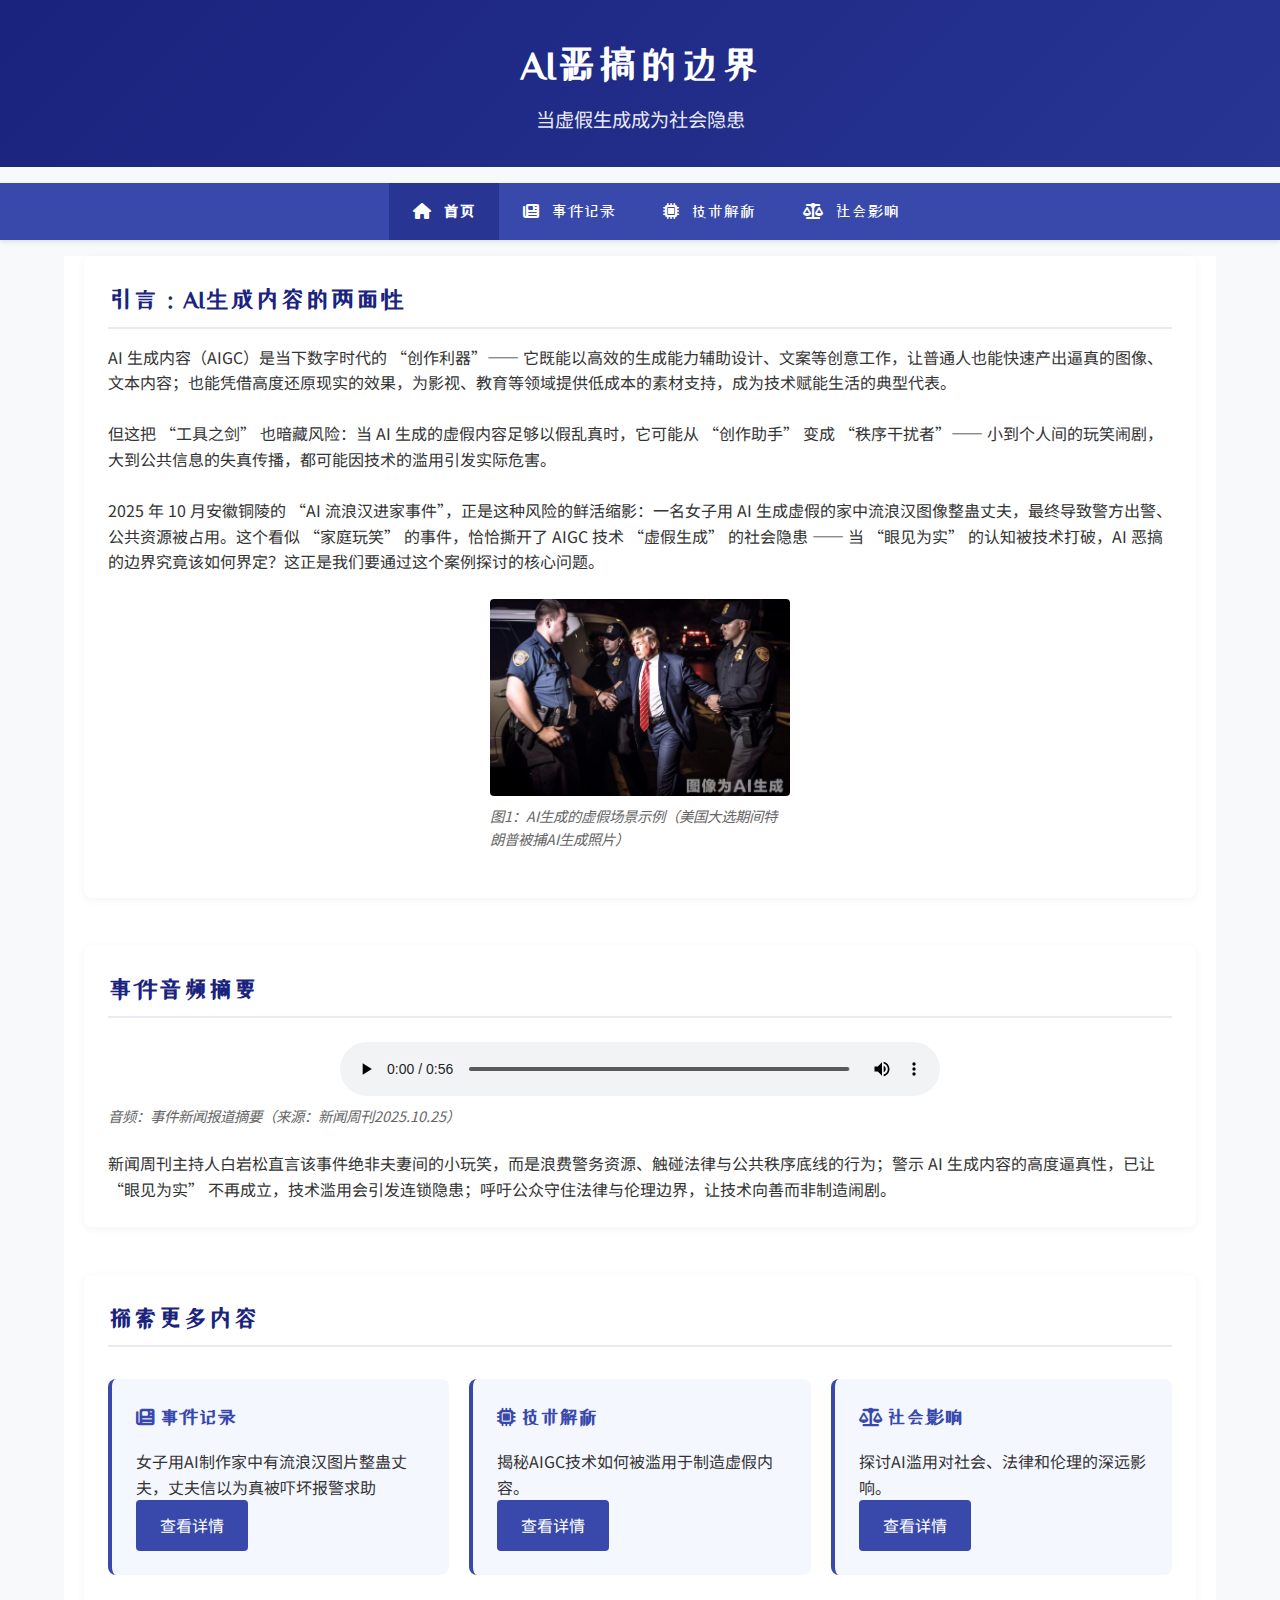
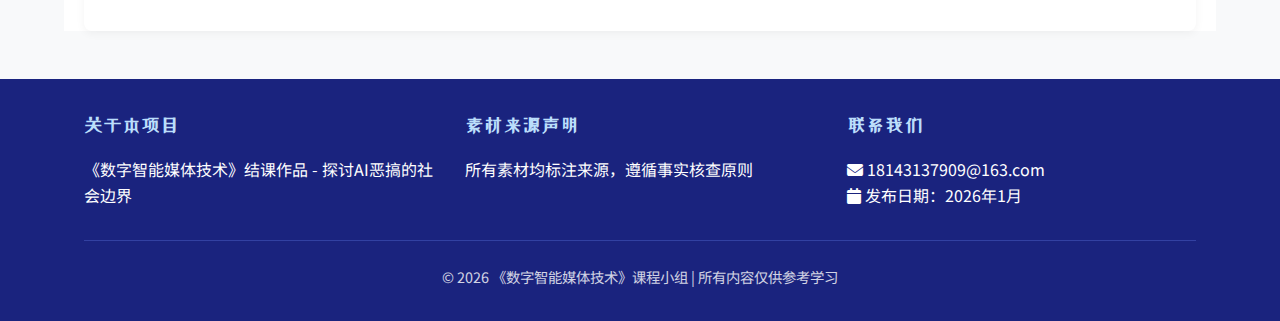
<file: index.html>
<!DOCTYPE html>
<html lang="zh-CN">
<head>
    <meta charset="UTF-8">
    <meta name="viewport" content="width=device-width, initial-scale=1.0">
    <meta name="description" content="探讨AIGC技术滥用边界，关注AI恶搞的社会影响与伦理问题">
    <meta name="keywords" content="AIGC,AI恶搞,数字伦理,虚假信息,人工智能">
    <meta name="author" content="《数字智能媒体技术》课程小组">
    <title>AI恶搞的边界 | 首页</title>
    <link rel="stylesheet" href="css/style.css">
    <!-- 引入Google Fonts特殊字体 -->
    <link href="https://fonts.googleapis.com/css2?family=ZCOOL+XiaoWei&family=Noto+Sans+SC:wght@300;400;700&display=swap" rel="stylesheet">
    <!-- 引入Font Awesome CDN图标 -->
    <link rel="stylesheet" href="https://cdnjs.cloudflare.com/ajax/libs/font-awesome/6.4.0/css/all.min.css">
</head>
<body>
    <!-- 页面头部 -->
    <header>
        <div class="container">
            <h1>AI恶搞的边界</h1>
            <p class="subtitle">当虚假生成成为社会隐患</p>
        </div>
    </header>

    <!-- 导航栏 -->
    <nav>
        <div class="container">
            <ul class="nav-menu">
                <li><a href="index.html" class="active"><i class="fas fa-home"></i> 首页</a></li>
                <li><a href="event.html"><i class="fas fa-newspaper"></i> 事件记录</a></li>
                <li><a href="tech.html"><i class="fas fa-microchip"></i> 技术解析</a></li>
                <li><a href="impact.html"><i class="fas fa-balance-scale"></i> 社会影响</a></li>
            </ul>
        </div>
    </nav>

    <!-- 主要内容区域 -->
    <main class="container">
        <!-- 引言部分 -->
        <section class="intro">
            <h2>引言：AI生成内容的两面性</h2>
            <p>AI 生成内容（AIGC）是当下数字时代的 “创作利器”—— 它既能以高效的生成能力辅助设计、文案等创意工作，让普通人也能快速产出逼真的图像、文本内容；也能凭借高度还原现实的效果，为影视、教育等领域提供低成本的素材支持，成为技术赋能生活的典型代表。</p>
            <br>
            <p>但这把 “工具之剑” 也暗藏风险：当 AI 生成的虚假内容足够以假乱真时，它可能从 “创作助手” 变成 “秩序干扰者”—— 小到个人间的玩笑闹剧，大到公共信息的失真传播，都可能因技术的滥用引发实际危害。</p>
            <br>
            <p>2025 年 10 月安徽铜陵的 “AI 流浪汉进家事件”，正是这种风险的鲜活缩影：一名女子用 AI 生成虚假的家中流浪汉图像整蛊丈夫，最终导致警方出警、公共资源被占用。这个看似 “家庭玩笑” 的事件，恰恰撕开了 AIGC 技术 “虚假生成” 的社会隐患 —— 当 “眼见为实” 的认知被技术打破，AI 恶搞的边界究竟该如何界定？这正是我们要通过这个案例探讨的核心问题。</p>
            
            <!-- 首页图片展示区 -->
            <div class="image-gallery">
                <div class="image-item">
                    <!-- 这里插入多媒体素材：首页主图（AI生成图像示例） -->
                    <img src="images/5.png" alt="AI生成图像示例" class="responsive-img">
                    <p class="caption">图1：AI生成的虚假场景示例（美国大选期间特朗普被捕AI生成照片）</p>
                </div>
            </div>
        </section>

        <!-- 音频摘要 -->
        <section class="audio-summary">
            <h2>事件音频摘要</h2>
            <div class="audio-player">
                <!-- 这里插入多媒体素材：事件音频摘要 -->
                <audio controls>
                    <source src="audio/baiys.mp3" type="audio/mpeg">
                    您的浏览器不支持音频播放。
                </audio>
                <p class="caption">音频：事件新闻报道摘要（来源：新闻周刊2025.10.25）</p>
            </div>
            <p>新闻周刊主持人白岩松直言该事件绝非夫妻间的小玩笑，而是浪费警务资源、触碰法律与公共秩序底线的行为；警示 AI 生成内容的高度逼真性，已让 “眼见为实” 不再成立，技术滥用会引发连锁隐患；呼吁公众守住法律与伦理边界，让技术向善而非制造闹剧。</p>
        </section>

        <!-- 快速导航 -->
        <section class="quick-nav">
            <h2>探索更多内容</h2>
            <div class="card-container">
                <div class="card">
                    <h3><i class="fas fa-newspaper"></i> 事件记录</h3>
                    <p>女子用AI制作家中有流浪汉图片整蛊丈夫，丈夫信以为真被吓坏报警求助</p>
                    <a href="event.html" class="btn">查看详情</a>
                </div>
                <div class="card">
                    <h3><i class="fas fa-microchip"></i> 技术解析</h3>
                    <p>揭秘AIGC技术如何被滥用于制造虚假内容。</p>
                    <a href="tech.html" class="btn">查看详情</a>
                </div>
                <div class="card">
                    <h3><i class="fas fa-balance-scale"></i> 社会影响</h3>
                    <p>探讨AI滥用对社会、法律和伦理的深远影响。</p>
                    <a href="impact.html" class="btn">查看详情</a>
                </div>
            </div>
        </section>
    </main>

    <!-- 页脚 -->
    <footer>
        <div class="container">
            <div class="footer-content">
                <div class="footer-section">
                    <h3>关于本项目</h3>
                    <p>《数字智能媒体技术》结课作品 - 探讨AI恶搞的社会边界</p>
                </div>
                <div class="footer-section">
                    <h3>素材来源声明</h3>
                    <p>所有素材均标注来源，遵循事实核查原则</p>
                </div>
                <div class="footer-section">
                    <h3>联系我们</h3>
                    <p><i class="fas fa-envelope"></i> 18143137909@163.com</p>
                    <p><i class="fas fa-calendar"></i> 发布日期：2026年1月</p>
                </div>
            </div>
            <div class="copyright">
                <p>© 2026 《数字智能媒体技术》课程小组 | 所有内容仅供参考学习</p>
            </div>
        </div>
    </footer>
</body>
</html>
</file>
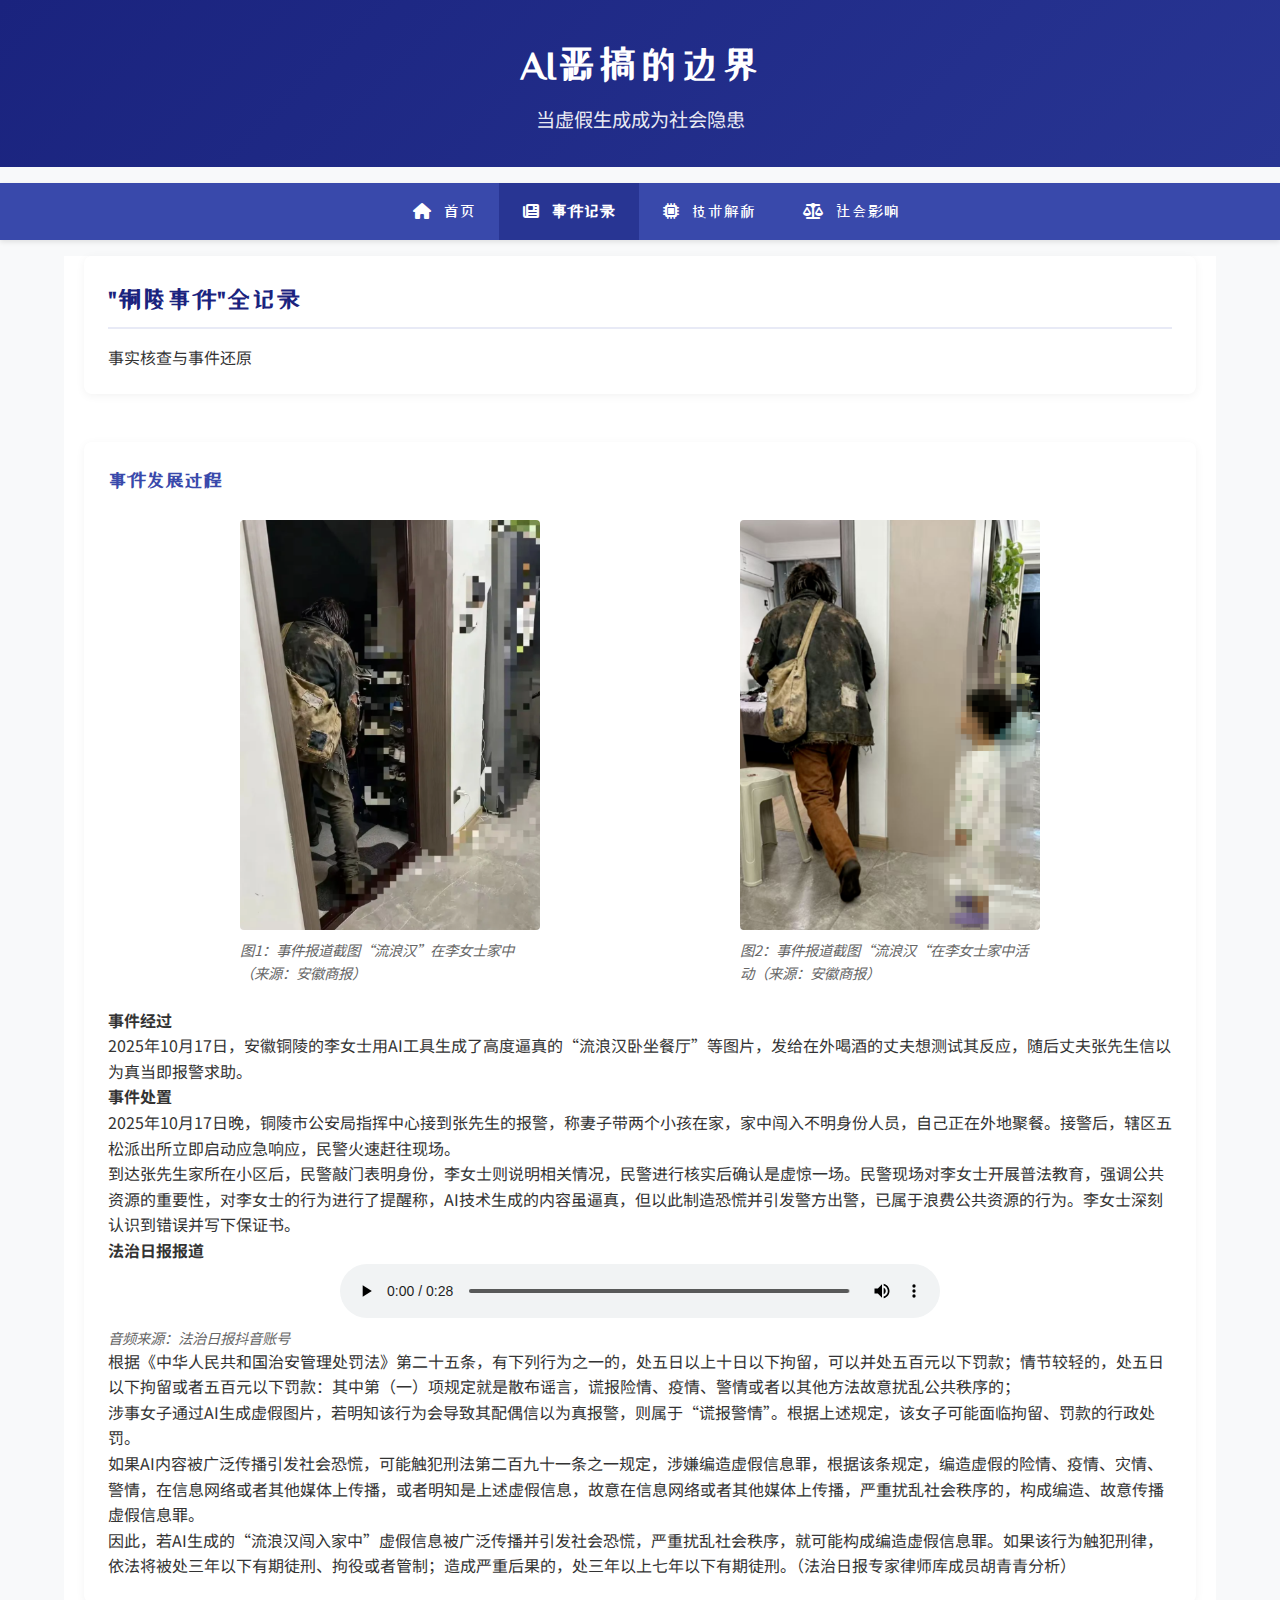
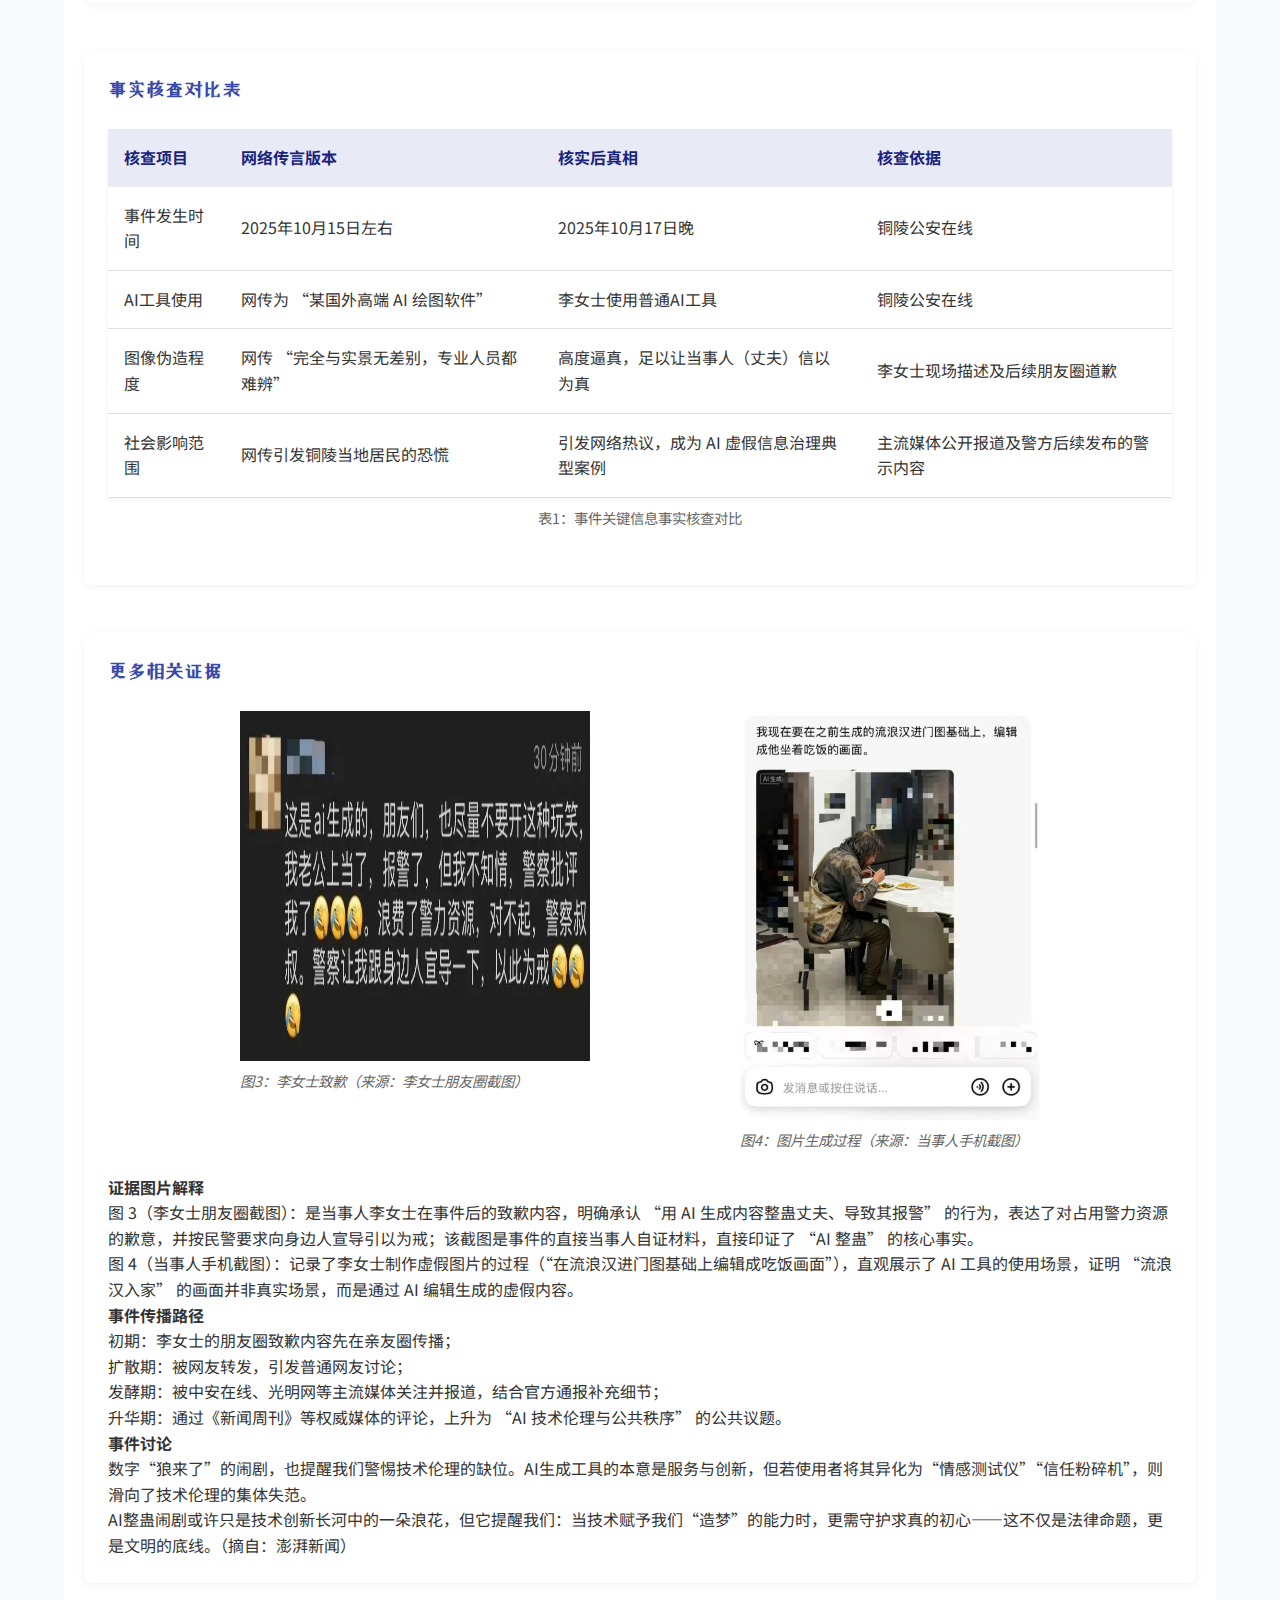
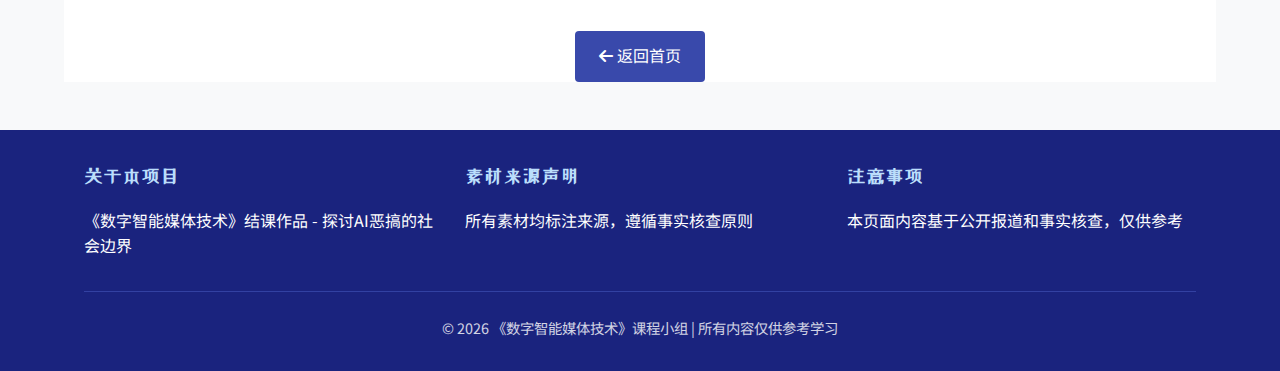
<file: event.html>
<!DOCTYPE html>
<html lang="zh-CN">
<head>
    <meta charset="UTF-8">
    <meta name="viewport" content="width=device-width, initial-scale=1.0">
    <meta name="description" content="安徽铜陵女子用AI生成流浪汉闯入家中事件完整回顾与事实核查">
    <title>AI恶搞的边界 | 事件记录</title>
    <link rel="stylesheet" href="css/style.css">
    <link href="https://fonts.googleapis.com/css2?family=ZCOOL+XiaoWei&family=Noto+Sans+SC:wght@300;400;700&display=swap" rel="stylesheet">
    <link rel="stylesheet" href="https://cdnjs.cloudflare.com/ajax/libs/font-awesome/6.4.0/css/all.min.css">
</head>
<body>
    <header>
        <div class="container">
            <h1>AI恶搞的边界</h1>
            <p class="subtitle">当虚假生成成为社会隐患</p>
        </div>
    </header>

    <nav>
        <div class="container">
            <ul class="nav-menu">
                <li><a href="index.html"><i class="fas fa-home"></i> 首页</a></li>
                <li><a href="event.html" class="active"><i class="fas fa-newspaper"></i> 事件记录</a></li>
                <li><a href="tech.html"><i class="fas fa-microchip"></i> 技术解析</a></li>
                <li><a href="impact.html"><i class="fas fa-balance-scale"></i> 社会影响</a></li>
            </ul>
        </div>
    </nav>

    <main class="container">
        <!-- 页面标题 -->
        <section class="page-header">
            <h2>"铜陵事件"全记录</h2>
            <p class="page-subtitle">事实核查与事件还原</p>
        </section>

        <!-- 事件时间线 -->
        <section class="timeline">
            <h3>事件发展过程</h3>
            
            <!-- 这里插入多媒体素材：事件相关图片1 -->
            <div class="image-row">
                <div class="image-item">
                    <img src="images/1.png" alt="事件相关图片1" class="responsive-img">
                    <p class="caption">图1：事件报道截图“流浪汉”在李女士家中（来源：安徽商报）</p>
                </div>
                <div class="image-item">
                    <img src="images/4.png" alt="事件相关图片2" class="responsive-img">
                    <p class="caption">图2：事件报道截图“流浪汉“在李女士家中活动（来源：安徽商报）</p>
                </div>
            </div>
            
            <h4>事件经过</h4>
            <p>2025年10月17日，安徽铜陵的李女士用AI工具生成了高度逼真的“流浪汉卧坐餐厅”等图片，发给在外喝酒的丈夫想测试其反应，随后丈夫张先生信以为真当即报警求助。</p>
            <h4>事件处置</h4>
            <p>2025年10月17日晚，铜陵市公安局指挥中心接到张先生的报警，称妻子带两个小孩在家，家中闯入不明身份人员，自己正在外地聚餐。接警后，辖区五松派出所立即启动应急响应，民警火速赶往现场。</p>
            <p>到达张先生家所在小区后，民警敲门表明身份，李女士则说明相关情况，民警进行核实后确认是虚惊一场。民警现场对李女士开展普法教育，强调公共资源的重要性，对李女士的行为进行了提醒称，AI技术生成的内容虽逼真，但以此制造恐慌并引发警方出警，已属于浪费公共资源的行为。李女士深刻认识到错误并写下保证书。</p>

            
            <!-- 音频证据 -->
            <div class="audio-section">
                <h4>法治日报报道</h4>
                <!-- 这里插入多媒体素材：事件相关音频 -->
                <audio controls>
                    <source src="audio/fzrb.mp3" type="audio/mpeg">
                    您的浏览器不支持音频播放。
                </audio>
                <p class="caption">音频来源：法治日报抖音账号</p>
                <p>根据《中华人民共和国治安管理处罚法》第二十五条，有下列行为之一的，处五日以上十日以下拘留，可以并处五百元以下罚款；情节较轻的，处五日以下拘留或者五百元以下罚款：其中第（一）项规定就是散布谣言，谎报险情、疫情、警情或者以其他方法故意扰乱公共秩序的；</p>
                <p>涉事女子通过AI生成虚假图片，若明知该行为会导致其配偶信以为真报警，则属于“谎报警情”。根据上述规定，该女子可能面临拘留、罚款的行政处罚。</p>
                <p>如果AI内容被广泛传播引发社会恐慌，可能触犯刑法第二百九十一条之一规定，涉嫌编造虚假信息罪，根据该条规定，编造虚假的险情、疫情、灾情、警情，在信息网络或者其他媒体上传播，或者明知是上述虚假信息，故意在信息网络或者其他媒体上传播，严重扰乱社会秩序的，构成编造、故意传播虚假信息罪。</p>
                <p>因此，若AI生成的“流浪汉闯入家中”虚假信息被广泛传播并引发社会恐慌，严重扰乱社会秩序，就可能构成编造虚假信息罪。如果该行为触犯刑律，依法将被处三年以下有期徒刑、拘役或者管制；造成严重后果的，处三年以上七年以下有期徒刑。（法治日报专家律师库成员胡青青分析）</p>
            </div>
        </section>

        <!-- 事实核查表格 -->
        <section class="fact-check">
            <h3>事实核查对比表</h3>
            <!-- 这里插入表格：事实核查对比 -->
            <table class="data-table">
                <thead>
                    <tr>
                        <th>核查项目</th>
                        <th>网络传言版本</th>
                        <th>核实后真相</th>
                        <th>核查依据</th>
                    </tr>
                </thead>
                <tbody>
                    <tr>
                        <td>事件发生时间</td>
                        <td>2025年10月15日左右</td>
                        <td>2025年10月17日晚</td>
                        <td>铜陵公安在线</td>
                    </tr>
                    <tr>
                        <td>AI工具使用</td>
                        <td>网传为 “某国外高端 AI 绘图软件”</td>
                        <td>李女士使用普通AI工具</td>
                        <td>铜陵公安在线</td>
                    </tr>
                    <tr>
                        <td>图像伪造程度</td>
                        <td>网传 “完全与实景无差别，专业人员都难辨”	</td>
                        <td>高度逼真，足以让当事人（丈夫）信以为真</td>
                        <td>李女士现场描述及后续朋友圈道歉</td>
                    </tr>
                    <tr>
                        <td>社会影响范围</td>
                        <td>网传引发铜陵当地居民的恐慌</td>
                        <td>引发网络热议，成为 AI 虚假信息治理典型案例</td>
                        <td>主流媒体公开报道及警方后续发布的警示内容</td>
                    </tr>
                </tbody>
            </table>
            <p class="table-caption">表1：事件关键信息事实核查对比</p>
        </section>

        <!-- 更多证据图片 -->
        <section class="more-evidence">
            <h3>更多相关证据</h3>
            <div class="image-row">
                <div class="image-item">
                    <!-- 这里插入多媒体素材：事件相关图片3 -->
                    <img src="images/3.png" alt="图3：李女士朋友圈致歉澄清真相，表明自己是用AI生成的”流浪汉“" class="sp-responsive-img">
                    <p class="caption">图3：李女士致歉（来源：李女士朋友圈截图）</p>
                </div>
                <div class="image-item">
                    <!-- 这里插入多媒体素材：事件相关图片4 -->
                    <img src="images/2.png" alt="图4：当事人李女士使用AI生成图片的截图" class="responsive-img">
                    <p class="caption">图4：图片生成过程（来源：当事人手机截图）</p>
                </div>
            </div>
            <h4>证据图片解释</h4>
            <p>图 3（李女士朋友圈截图）：是当事人李女士在事件后的致歉内容，明确承认 “用 AI 生成内容整蛊丈夫、导致其报警” 的行为，表达了对占用警力资源的歉意，并按民警要求向身边人宣导引以为戒；该截图是事件的直接当事人自证材料，直接印证了 “AI 整蛊” 的核心事实。</p>
            <p>图 4（当事人手机截图）：记录了李女士制作虚假图片的过程（“在流浪汉进门图基础上编辑成吃饭画面”），直观展示了 AI 工具的使用场景，证明 “流浪汉入家” 的画面并非真实场景，而是通过 AI 编辑生成的虚假内容。</p>
            <h4>事件传播路径</h4>
            <p>初期：李女士的朋友圈致歉内容先在亲友圈传播；</p>
            <p>扩散期：被网友转发，引发普通网友讨论；</p>
            <p>发酵期：被中安在线、光明网等主流媒体关注并报道，结合官方通报补充细节；</p>
            <p>升华期：通过《新闻周刊》等权威媒体的评论，上升为 “AI 技术伦理与公共秩序” 的公共议题。</p>
            <h4>事件讨论</h4>
            <p>数字“狼来了”的闹剧，也提醒我们警惕技术伦理的缺位。AI生成工具的本意是服务与创新，但若使用者将其异化为“情感测试仪”“信任粉碎机”，则滑向了技术伦理的集体失范。</p>
            <p>AI整蛊闹剧或许只是技术创新长河中的一朵浪花，但它提醒我们：当技术赋予我们“造梦”的能力时，更需守护求真的初心——这不仅是法律命题，更是文明的底线。（摘自：澎湃新闻）</p>
        </section>

        <!-- 返回首页链接 -->
        <div class="back-to-home">
            <a href="index.html" class="btn"><i class="fas fa-arrow-left"></i> 返回首页</a>
        </div>
    </main>

    <footer>
        <div class="container">
            <div class="footer-content">
                <div class="footer-section">
                    <h3>关于本项目</h3>
                    <p>《数字智能媒体技术》结课作品 - 探讨AI恶搞的社会边界</p>
                </div>
                <div class="footer-section">
                    <h3>素材来源声明</h3>
                    <p>所有素材均标注来源，遵循事实核查原则</p>
                </div>
                <div class="footer-section">
                    <h3>注意事项</h3>
                    <p>本页面内容基于公开报道和事实核查，仅供参考</p>
                </div>
            </div>
            <div class="copyright">
                <p>© 2026 《数字智能媒体技术》课程小组 | 所有内容仅供参考学习</p>
            </div>
        </div>
    </footer>
</body>
</html>
</file>
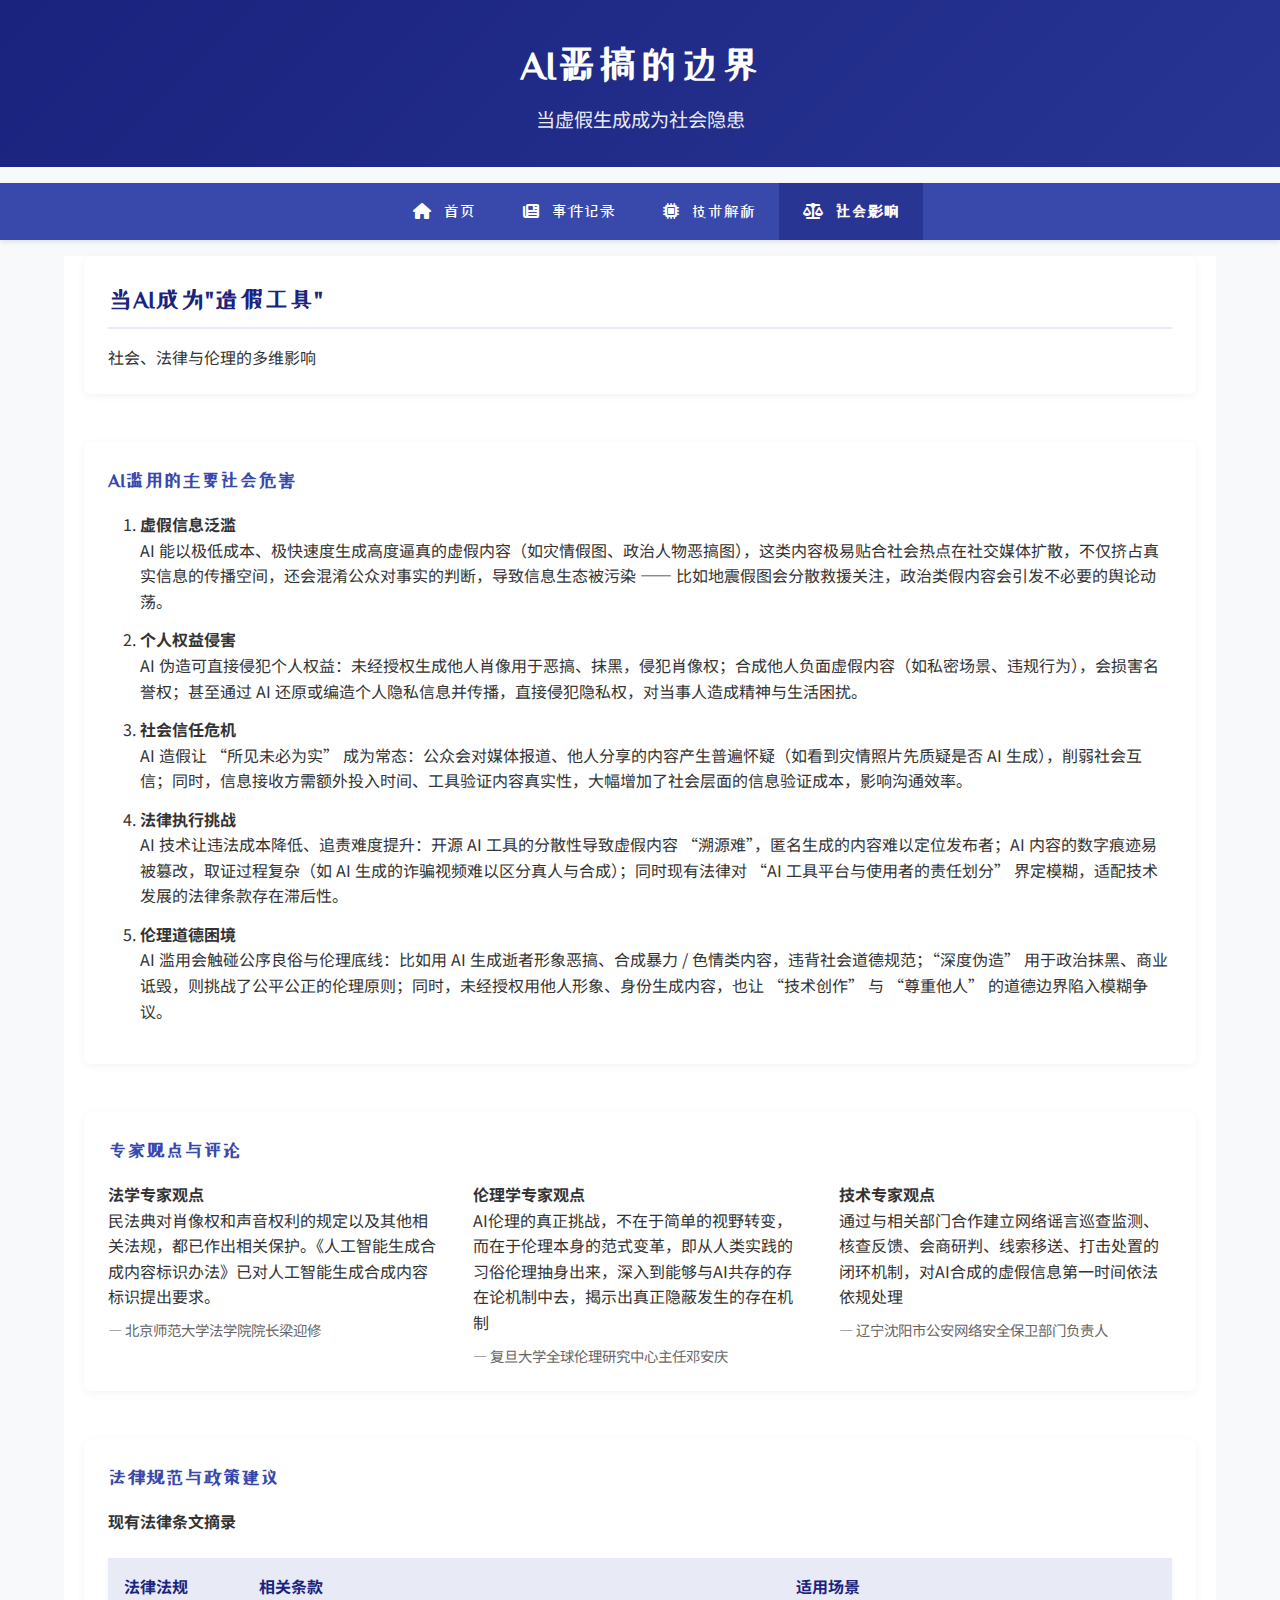
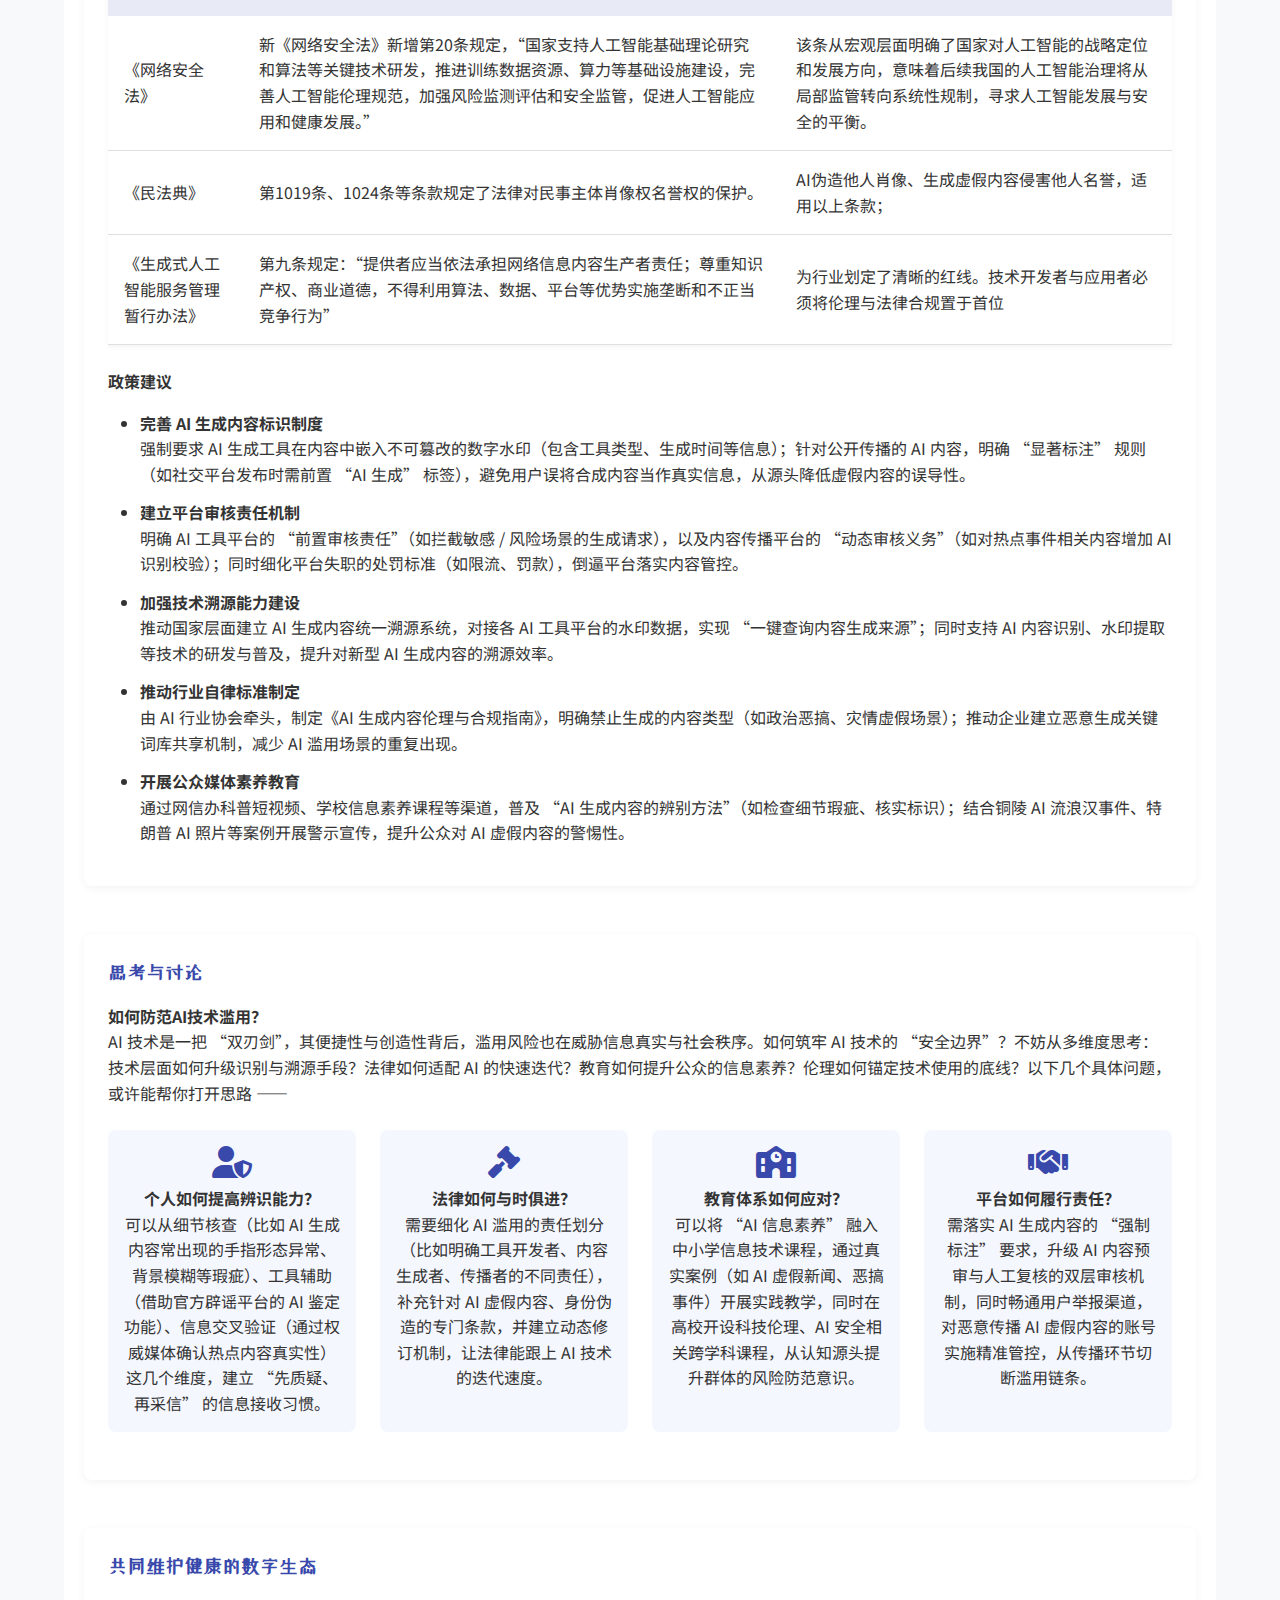
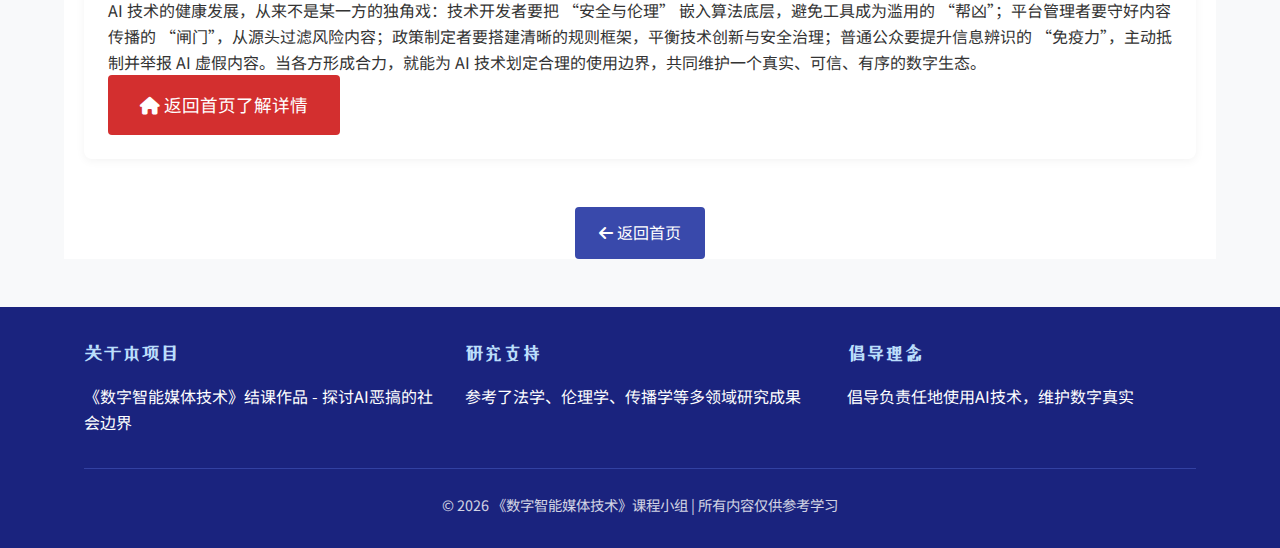
<file: impact.html>
<!DOCTYPE html>
<html lang="zh-CN">
<head>
    <meta charset="UTF-8">
    <meta name="viewport" content="width=device-width, initial-scale=1.0">
    <meta name="description" content="探讨AI滥用对社会、法律、伦理的深远影响及应对策略">
    <title>AI恶搞的边界 | 社会影响</title>
    <link rel="stylesheet" href="css/style.css">
    <link href="https://fonts.googleapis.com/css2?family=ZCOOL+XiaoWei&family=Noto+Sans+SC:wght@300;400;700&display=swap" rel="stylesheet">
    <link rel="stylesheet" href="https://cdnjs.cloudflare.com/ajax/libs/font-awesome/6.4.0/css/all.min.css">
</head>
<body>
    <header>
        <div class="container">
            <h1>AI恶搞的边界</h1>
            <p class="subtitle">当虚假生成成为社会隐患</p>
        </div>
    </header>

    <nav>
        <div class="container">
            <ul class="nav-menu">
                <li><a href="index.html"><i class="fas fa-home"></i> 首页</a></li>
                <li><a href="event.html"><i class="fas fa-newspaper"></i> 事件记录</a></li>
                <li><a href="tech.html"><i class="fas fa-microchip"></i> 技术解析</a></li>
                <li><a href="impact.html" class="active"><i class="fas fa-balance-scale"></i> 社会影响</a></li>
            </ul>
        </div>
    </nav>

    <main class="container">
        <section class="page-header">
            <h2>当AI成为"造假工具"</h2>
            <p class="page-subtitle">社会、法律与伦理的多维影响</p>
        </section>

        <!-- 社会危害列表 -->
        <section class="harm-list">
            <h3>AI滥用的主要社会危害</h3>
            <!-- 这里插入列表：社会危害 -->
            <ol>
                <li>
                    <strong>虚假信息泛滥</strong>
                    <p>AI 能以极低成本、极快速度生成高度逼真的虚假内容（如灾情假图、政治人物恶搞图），这类内容极易贴合社会热点在社交媒体扩散，不仅挤占真实信息的传播空间，还会混淆公众对事实的判断，导致信息生态被污染 —— 比如地震假图会分散救援关注，政治类假内容会引发不必要的舆论动荡。</p>
                </li>
                <li>
                    <strong>个人权益侵害</strong>
                    <p>AI 伪造可直接侵犯个人权益：未经授权生成他人肖像用于恶搞、抹黑，侵犯肖像权；合成他人负面虚假内容（如私密场景、违规行为），会损害名誉权；甚至通过 AI 还原或编造个人隐私信息并传播，直接侵犯隐私权，对当事人造成精神与生活困扰。</p>
                </li>
                <li>
                    <strong>社会信任危机</strong>
                    <p>AI 造假让 “所见未必为实” 成为常态：公众会对媒体报道、他人分享的内容产生普遍怀疑（如看到灾情照片先质疑是否 AI 生成），削弱社会互信；同时，信息接收方需额外投入时间、工具验证内容真实性，大幅增加了社会层面的信息验证成本，影响沟通效率。</p>
                </li>
                <li>
                    <strong>法律执行挑战</strong>
                    <p>AI 技术让违法成本降低、追责难度提升：开源 AI 工具的分散性导致虚假内容 “溯源难”，匿名生成的内容难以定位发布者；AI 内容的数字痕迹易被篡改，取证过程复杂（如 AI 生成的诈骗视频难以区分真人与合成）；同时现有法律对 “AI 工具平台与使用者的责任划分” 界定模糊，适配技术发展的法律条款存在滞后性。</p>
                </li>
                <li>
                    <strong>伦理道德困境</strong>
                    <p>AI 滥用会触碰公序良俗与伦理底线：比如用 AI 生成逝者形象恶搞、合成暴力 / 色情类内容，违背社会道德规范；“深度伪造” 用于政治抹黑、商业诋毁，则挑战了公平公正的伦理原则；同时，未经授权用他人形象、身份生成内容，也让 “技术创作” 与 “尊重他人” 的道德边界陷入模糊争议。</p>
                </li>
            </ol>
        </section>

        <!-- 专家观点 -->
        <section class="expert-opinions">
            <h3>专家观点与评论</h3>
            <div class="opinion-container">
                <div class="opinion-item">
                    <div class="opinion-content">
                        <h4>法学专家观点</h4>
                        <p>民法典对肖像权和声音权利的规定以及其他相关法规，都已作出相关保护。《人工智能生成合成内容标识办法》已对人工智能生成合成内容标识提出要求。</p>
                        <p class="expert-info">— 北京师范大学法学院院长梁迎修</p>
                    </div>
                </div>
                <div class="opinion-item">              
                    <div class="opinion-content">
                        <h4>伦理学专家观点</h4>
                        <p>AI伦理的真正挑战，不在于简单的视野转变，而在于伦理本身的范式变革，即从人类实践的习俗伦理抽身出来，深入到能够与AI共存的存在论机制中去，揭示出真正隐蔽发生的存在机制</p>
                        <p class="expert-info">— 复旦大学全球伦理研究中心主任邓安庆</p>
                    </div>
                </div>
                <div class="opinion-item">
                    <div class="opinion-content">
                        <h4>技术专家观点</h4>
                        <p>通过与相关部门合作建立网络谣言巡查监测、核查反馈、会商研判、线索移送、打击处置的闭环机制，对AI合成的虚假信息第一时间依法依规处理</p>
                        <p class="expert-info">— 辽宁沈阳市公安网络安全保卫部门负责人</p>
                    </div>
                </div>
            </div>
        </section>

        <!-- 法律与政策 -->
        <section class="legal-section">
            <h3>法律规范与政策建议</h3>
            <div class="legal-content">
                <div class="legal-item">
                    <h4>现有法律条文摘录</h4>
                    <!-- 这里插入表格：相关法律条文 -->
                    <table class="data-table">
                        <thead>
                            <tr>
                                <th>法律法规</th>
                                <th>相关条款</th>
                                <th>适用场景</th>
                            </tr>
                        </thead>
                        <tbody>
                            <tr>
                                <td>《网络安全法》</td>
                                <td>新《网络安全法》新增第20条规定，“国家支持人工智能基础理论研究和算法等关键技术研发，推进训练数据资源、算力等基础设施建设，完善人工智能伦理规范，加强风险监测评估和安全监管，促进人工智能应用和健康发展。”</td>
                                <td>该条从宏观层面明确了国家对人工智能的战略定位和发展方向，意味着后续我国的人工智能治理将从局部监管转向系统性规制，寻求人工智能发展与安全的平衡。</td>
                            </tr>
                            <tr>
                                <td>《民法典》</td>
                                <td>第1019条、1024条等条款规定了法律对民事主体肖像权名誉权的保护。</td>
                                <td>AI伪造他人肖像、生成虚假内容侵害他人名誉，适用以上条款；</td>
                            </tr>
                            <tr>
                                <td>《生成式人工智能服务管理暂行办法》</td>
                                <td>第九条规定：“提供者应当依法承担网络信息内容生产者责任；尊重知识产权、商业道德，不得利用算法、数据、平台等优势实施垄断和不正当竞争行为”</td>
                                <td>为行业划定了清晰的红线。技术开发者与应用者必须将伦理与法律合规置于首位</td>
                            </tr>
                        </tbody>
                    </table>
                </div>
                <div class="legal-item">
                    <h4>政策建议</h4>
                    <ul>
                        <li>
                            <h4>完善 AI 生成内容标识制度</h4>
                            <p>强制要求 AI 生成工具在内容中嵌入不可篡改的数字水印（包含工具类型、生成时间等信息）；针对公开传播的 AI 内容，明确 “显著标注” 规则（如社交平台发布时需前置 “AI 生成” 标签），避免用户误将合成内容当作真实信息，从源头降低虚假内容的误导性。</p>
                        </li>
                        <li>
                            <h4>建立平台审核责任机制</h4>
                            <p>明确 AI 工具平台的 “前置审核责任”（如拦截敏感 / 风险场景的生成请求），以及内容传播平台的 “动态审核义务”（如对热点事件相关内容增加 AI 识别校验）；同时细化平台失职的处罚标准（如限流、罚款），倒逼平台落实内容管控。</p>
                        </li>
                        <li>
                            <h4>加强技术溯源能力建设</h4>
                            <p>推动国家层面建立 AI 生成内容统一溯源系统，对接各 AI 工具平台的水印数据，实现 “一键查询内容生成来源”；同时支持 AI 内容识别、水印提取等技术的研发与普及，提升对新型 AI 生成内容的溯源效率。</p>
                        </li>
                        <li>
                            <h4>推动行业自律标准制定</h4>
                            <p>由 AI 行业协会牵头，制定《AI 生成内容伦理与合规指南》，明确禁止生成的内容类型（如政治恶搞、灾情虚假场景）；推动企业建立恶意生成关键词库共享机制，减少 AI 滥用场景的重复出现。</p>
                        </li>
                        <li>
                            <h4>开展公众媒体素养教育</h4>
                            <p>通过网信办科普短视频、学校信息素养课程等渠道，普及 “AI 生成内容的辨别方法”（如检查细节瑕疵、核实标识）；结合铜陵 AI 流浪汉事件、特朗普 AI 照片等案例开展警示宣传，提升公众对 AI 虚假内容的警惕性。</p>
                        </li>
                    </ul>
                </div>
            </div>
        </section>

        <!-- 互动讨论 -->
        <section class="interaction">
            <h3>思考与讨论</h3>
            <div class="discussion-question">
                <h4>如何防范AI技术滥用？</h4>
                <p>AI 技术是一把 “双刃剑”，其便捷性与创造性背后，滥用风险也在威胁信息真实与社会秩序。如何筑牢 AI 技术的 “安全边界”？不妨从多维度思考：技术层面如何升级识别与溯源手段？法律如何适配 AI 的快速迭代？教育如何提升公众的信息素养？伦理如何锚定技术使用的底线？以下几个具体问题，或许能帮你打开思路 ——</p>
                <div class="discussion-points">
                    <div class="point">
                        <i class="fas fa-user-shield"></i>
                        <h4>个人如何提高辨识能力？</h4>
                        <p>可以从细节核查（比如 AI 生成内容常出现的手指形态异常、背景模糊等瑕疵）、工具辅助（借助官方辟谣平台的 AI 鉴定功能）、信息交叉验证（通过权威媒体确认热点内容真实性）这几个维度，建立 “先质疑、再采信” 的信息接收习惯。</p>
                    </div>
                    <div class="point">
                        <i class="fas fa-gavel"></i>
                        <h4>法律如何与时俱进？</h4>
                        <p>需要细化 AI 滥用的责任划分（比如明确工具开发者、内容生成者、传播者的不同责任），补充针对 AI 虚假内容、身份伪造的专门条款，并建立动态修订机制，让法律能跟上 AI 技术的迭代速度。</p>
                    </div>
                    <div class="point">
                        <i class="fas fa-school"></i>
                        <h4>教育体系如何应对？</h4>
                        <p>可以将 “AI 信息素养” 融入中小学信息技术课程，通过真实案例（如 AI 虚假新闻、恶搞事件）开展实践教学，同时在高校开设科技伦理、AI 安全相关跨学科课程，从认知源头提升群体的风险防范意识。</p>
                    </div>
                    <div class="point">
                        <i class="fas fa-handshake"></i>
                        <h4>平台如何履行责任？</h4>
                        <p>需落实 AI 生成内容的 “强制标注” 要求，升级 AI 内容预审与人工复核的双层审核机制，同时畅通用户举报渠道，对恶意传播 AI 虚假内容的账号实施精准管控，从传播环节切断滥用链条。</p>
                    </div>
                </div>
            </div>
        </section>

        <!-- 呼吁行动 -->
        <section class="call-to-action">
            <h3>共同维护健康的数字生态</h3>
            <p>AI 技术的健康发展，从来不是某一方的独角戏：技术开发者要把 “安全与伦理” 嵌入算法底层，避免工具成为滥用的 “帮凶”；平台管理者要守好内容传播的 “闸门”，从源头过滤风险内容；政策制定者要搭建清晰的规则框架，平衡技术创新与安全治理；普通公众要提升信息辨识的 “免疫力”，主动抵制并举报 AI 虚假内容。当各方形成合力，就能为 AI 技术划定合理的使用边界，共同维护一个真实、可信、有序的数字生态。</p>
            <a href="index.html" class="btn action-btn"><i class="fas fa-home"></i> 返回首页了解详情</a>
        </section>

        <div class="back-to-home">
            <a href="index.html" class="btn"><i class="fas fa-arrow-left"></i> 返回首页</a>
        </div>
    </main>

    <footer>
        <div class="container">
            <div class="footer-content">
                <div class="footer-section">
                    <h3>关于本项目</h3>
                    <p>《数字智能媒体技术》结课作品 - 探讨AI恶搞的社会边界</p>
                </div>
                <div class="footer-section">
                    <h3>研究支持</h3>
                    <p>参考了法学、伦理学、传播学等多领域研究成果</p>
                </div>
                <div class="footer-section">
                    <h3>倡导理念</h3>
                    <p>倡导负责任地使用AI技术，维护数字真实</p>
                </div>
            </div>
            <div class="copyright">
                <p>© 2026 《数字智能媒体技术》课程小组 | 所有内容仅供参考学习</p>
            </div>
        </div>
    </footer>
</body>
</html>
</file>
<file: css/style.css>
/* 
《数字智能媒体技术》结课作品 - AI恶搞的边界
CSS文件
*/

/* 重置与基础设置 */
* {
    margin: 0;
    padding: 0;
    box-sizing: border-box;
}

body {
    font-family: 'Noto Sans SC', sans-serif;
    line-height: 1.6;
    color: #333;
    background-color: #f8f9fa;
}

.container {
    width: 90%;
    max-width: 1200px;
    margin: 0 auto;
    padding: 0 20px;
}

/* 特殊字体应用 */
h1, h2, h3, .nav-menu a {
    font-family: 'ZCOOL XiaoWei', serif;
}

/* 头部样式 */
header {
    background: linear-gradient(135deg, #1a237e 0%, #283593 100%);
    color: white;
    padding: 2rem 0;
    text-align: center;
}

header h1 {
    font-size: 2.5rem;
    margin-bottom: 0.5rem;
}

.subtitle {
    font-size: 1.2rem;
    opacity: 0.9;
}

/* 导航栏样式 */
nav {
    background-color: #3949ab;
    box-shadow: 0 2px 5px rgba(0,0,0,0.1);
}

.nav-menu {
    display: flex;
    list-style: none;
    justify-content: center;
    flex-wrap: wrap;
}

.nav-menu li {
    margin: 0;
}

.nav-menu a {
    display: block;
    padding: 1rem 1.5rem;
    color: white;
    text-decoration: none;
    transition: background-color 0.3s;
}

.nav-menu a:hover {
    background-color: #303f9f;
}

.nav-menu a.active {
    background-color: #283593;
    font-weight: bold;
}

.nav-menu i {
    margin-right: 8px;
}

/* 主要内容区域 */
main {
    padding: 2rem 0;
    background-color: white;
    min-height: 70vh;
}

section {
    margin-bottom: 3rem;
    padding: 1.5rem;
    background-color: #fff;
    border-radius: 8px;
    box-shadow: 0 2px 10px rgba(0,0,0,0.05);
}

h2 {
    color: #1a237e;
    margin-bottom: 1rem;
    padding-bottom: 0.5rem;
    border-bottom: 2px solid #e8eaf6;
}

h3 {
    color: #3949ab;
    margin-bottom: 1rem;
}

/* 图片样式 */
.responsive-img {
    max-width: 100%;
    height: auto;
    display: block;
    border-radius: 4px;
}
.responsive-img-tech {
    max-width: 50%; 
    height: auto;
    display: block;
    border-radius: 4px;
    margin: 0 auto;
}

.image-gallery, .image-row {
    display: flex;
    flex-wrap: wrap;
    gap: 200px;
    margin: 1.5rem 0;
    justify-content: center;
}

.image-item {
    flex: 1;
    min-width: 250px;
    max-width: 300px;
    display: flex;
    flex-direction: column;
    align-items: flex-start; 
}

.caption {
    font-size: 0.9rem;
    color: #666;
    text-align: left;
    margin-top: 0.5rem;
    font-style: italic;
     width: 100%;
}
.tech-caption {
    font-size: 0.9rem;
    color: #666;
    text-align: center;
    margin-top: 0.5rem;
    font-style: italic;
     width: 100%;
    
}
.sp-responsive-img{
     flex: 0 0 350px;
    max-width: 350px;
    align-items: center; 
    margin-right: px
}

/* 音频视频样式 */
.audio-player, .video-container {
    margin: 1.5rem 0;
}

audio, video {
    width: 100%;
    max-width: 600px;
    display: block;
    margin: 0 auto;
}

/* 表格样式 */
.data-table {
    width: 100%;
    border-collapse: collapse;
    margin: 1.5rem 0;
    background-color: white;
    box-shadow: 0 2px 5px rgba(0,0,0,0.05);
}

.data-table th {
    background-color: #e8eaf6;
    color: #1a237e;
    padding: 1rem;
    text-align: left;
    font-weight: bold;
}

.data-table td {
    padding: 1rem;
    border-bottom: 1px solid #e0e0e0;
}

.data-table tr:hover {
    background-color: #f5f5f5;
}

.table-caption {
    text-align: center;
    font-size: 0.9rem;
    color: #666;
    margin-top: -1rem;
    margin-bottom: 2rem;
}

/* 列表样式 */
ul, ol {
    padding-left: 2rem;
    margin: 1rem 0;
}

li {
    margin-bottom: 0.8rem;
}

/* 卡片样式 */
.card-container {
    display: flex;
    flex-wrap: wrap;
    gap: 20px;
    margin: 2rem 0;
}

.card {
    flex: 1;
    min-width: 250px;
    background-color: #f5f7ff;
    padding: 1.5rem;
    border-radius: 8px;
    border-left: 4px solid #3949ab;
}

.card h3 {
    margin-top: 0;
}

/* 按钮样式 */
.btn {
    display: inline-block;
    padding: 0.8rem 1.5rem;
    background-color: #3949ab;
    color: white;
    text-decoration: none;
    border-radius: 4px;
    transition: background-color 0.3s;
    border: none;
    cursor: pointer;
}

.btn:hover {
    background-color: #283593;
}

.action-btn {
    background-color: #d32f2f;
    font-size: 1.1rem;
    padding: 1rem 2rem;
}

.action-btn:hover {
    background-color: #b71c1c;
}

.back-to-home {
    text-align: center;
    margin-top: 3rem;
}

/* 页脚样式 */
footer {
    background-color: #1a237e;
    color: white;
    padding: 2rem 0;
    margin-top: 3rem;
}

.footer-content {
    display: flex;
    flex-wrap: wrap;
    gap: 2rem;
    margin-bottom: 2rem;
}

.footer-section {
    flex: 1;
    min-width: 250px;
}

.footer-section h3 {
    color: #bbdefb;
    margin-bottom: 1rem;
}

.copyright {
    text-align: center;
    padding-top: 1.5rem;
    border-top: 1px solid #3949ab;
    font-size: 0.9rem;
    opacity: 0.8;
}

/* 专家观点样式 */
.opinion-container {
    display: flex;
    flex-wrap: wrap;
    gap: 2rem;
}

.opinion-item {
    flex: 1;
    min-width: 300px;
    display: flex;
    gap: 1rem;
    align-items: flex-start;
}

.opinion-content {
    flex: 1;
}

.expert-info {
    font-size: 0.9rem;
    color: #666;
    margin-top: 0.5rem;
}

/* 讨论区样式 */
.discussion-points {
    display: flex;
    flex-wrap: wrap;
    gap: 1.5rem;
    margin: 1.5rem 0;
}

.point {
    flex: 1;
    min-width: 200px;
    text-align: center;
    padding: 1rem;
    background-color: #f5f7ff;
    border-radius: 8px;
}

.point i {
    font-size: 2rem;
    color: #3949ab;
    margin-bottom: 0.5rem;
}

/* 响应式设计 */
@media (max-width: 768px) {
    .nav-menu {
        flex-direction: column;
    }
    
    .nav-menu a {
        padding: 0.8rem;
        text-align: center;
    }
    
    header h1 {
        font-size: 2rem;
    }
    
    .card-container, .opinion-container, .discussion-points {
        flex-direction: column;
    }
    
    .footer-content {
        flex-direction: column;
    }
    
    .image-gallery, .image-row {
        flex-direction: column;
    }
}

/* 打印样式 */
@media print {
    nav, .btn, .interaction, .call-to-action {
        display: none;
    }
    
    body {
        color: #000;
        background: white;
    }
    
    a {
        color: #000;
        text-decoration: none;
    }
}
</file>
